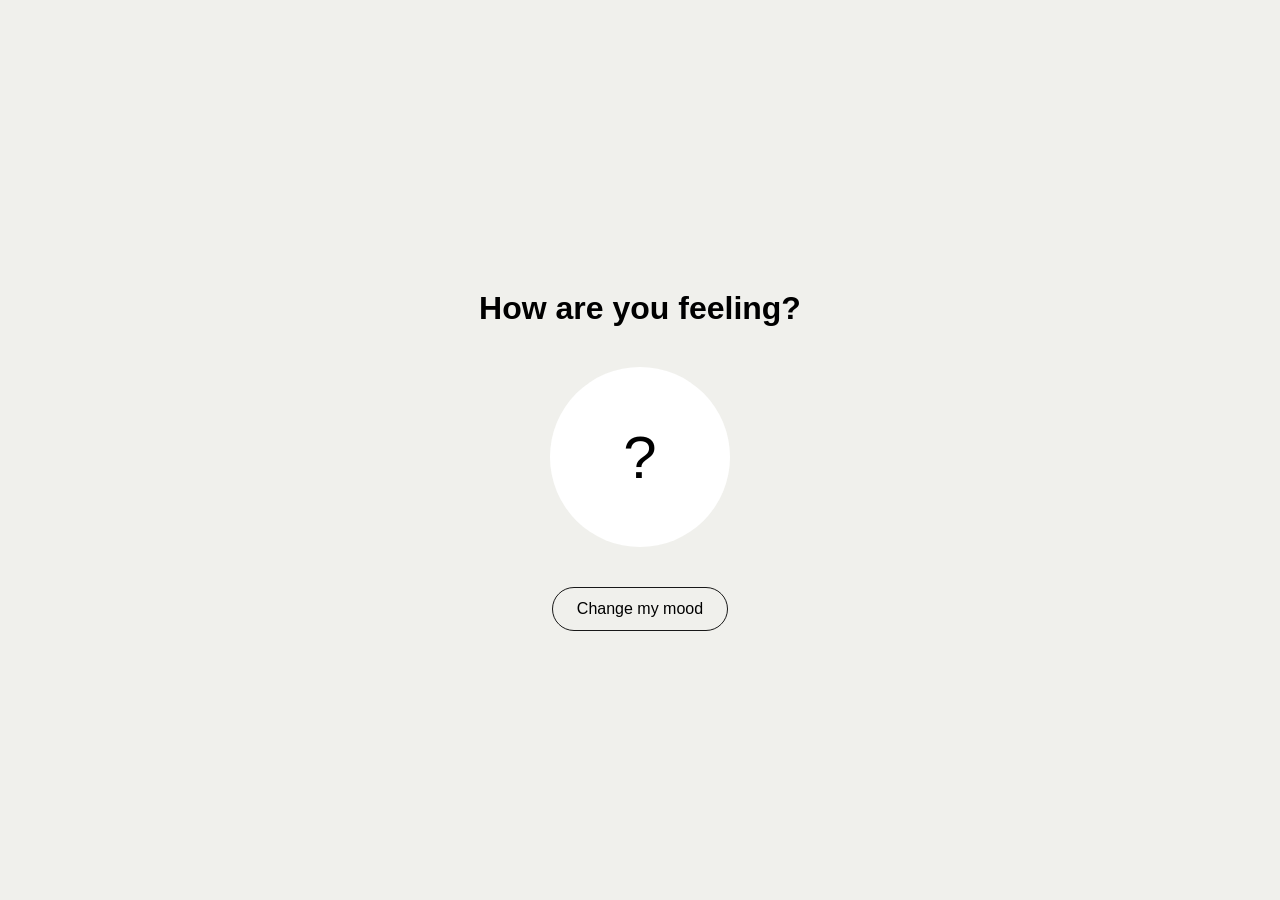
<file: Week07/index.html>
<!DOCTYPE html>
<html lang="en">

<head>
  <meta charset="UTF-8">
  <title>Change My Mood</title>
  <link rel="stylesheet" href="style.css">
</head>

<body>

  <main>
    <h1 id="mood">How are you feeling?</h1>

    <div id="moodCircle">?</div>

    <button id="changeButton">Change my mood</button>
  </main>

  <script src="script.js"></script>

</body>

</html>
</file>
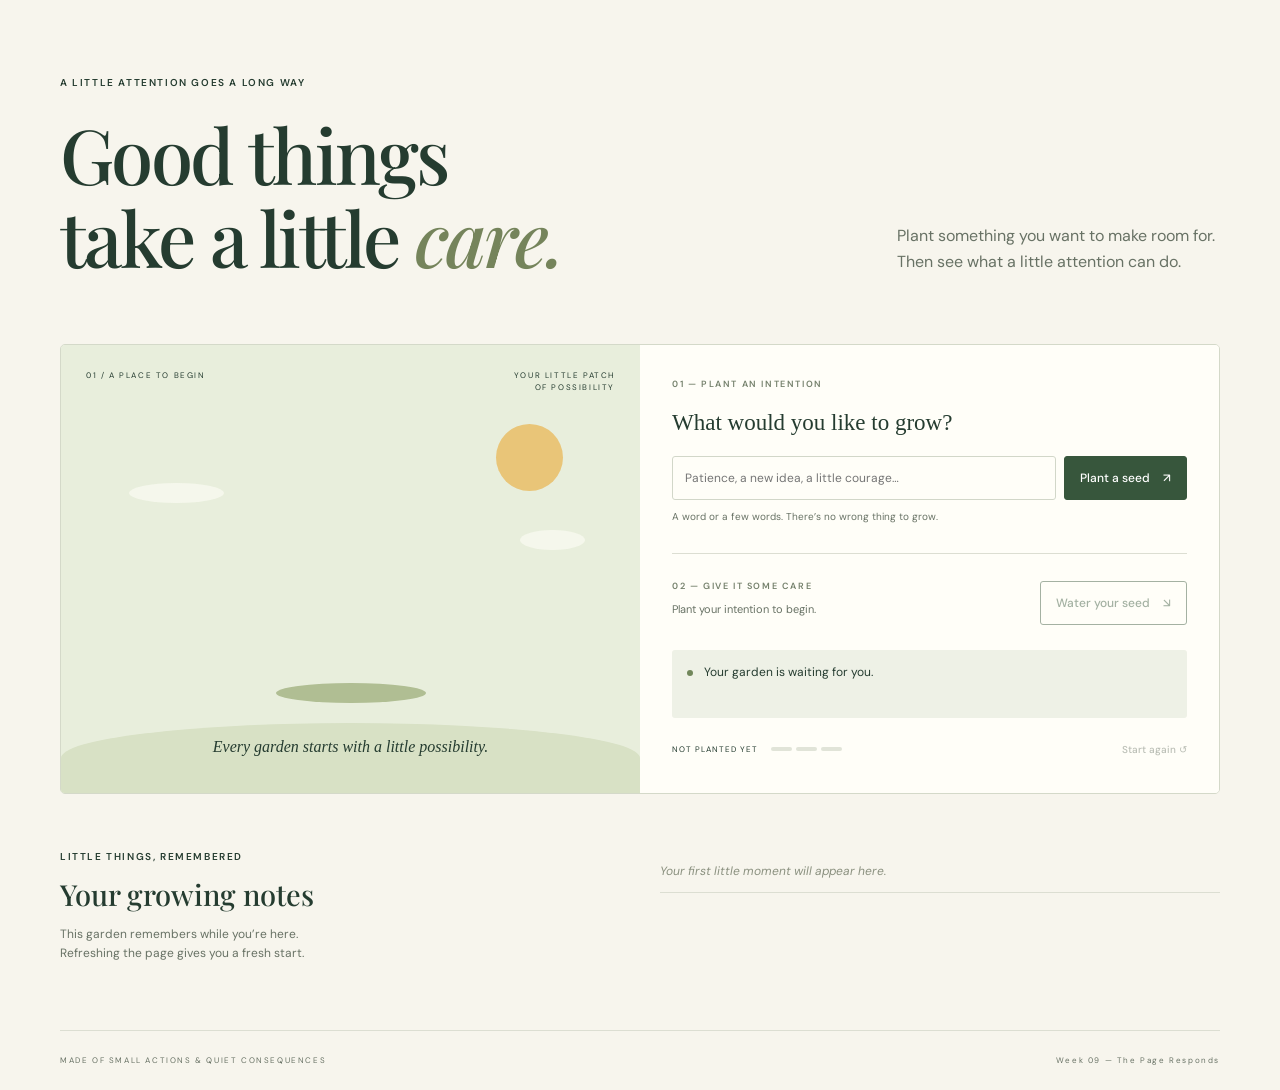
<file: Week09/index.html>
<!doctype html>
<html lang="en">
<head>
<meta charset="utf-8"><meta name="viewport" content="width=device-width, initial-scale=1">
<meta name="description" content="Plant a small intention. Give it time, water, and a little room to grow."><title>Pocket Garden</title>
<link rel="stylesheet" href="style.css"><script src="script.js" defer></script>
</head>
<body>
<main>
<section class="intro"><p class="eyebrow">A LITTLE ATTENTION GOES A LONG WAY</p><h1>Good things<br>take a little <em>care.</em></h1><p class="lede">Plant something you want to make room for.<br>Then see what a little attention can do.</p></section>
<section class="garden" aria-label="Your interactive garden">
<div class="scene" id="scene"><div class="scene-top"><span id="stage-label">01 / A PLACE TO BEGIN</span><span>YOUR LITTLE PATCH OF POSSIBILITY</span></div>
<div class="sun" aria-hidden="true"></div><div class="cloud cloud-one" aria-hidden="true"></div><div class="cloud cloud-two" aria-hidden="true"></div>
<div class="plant-art" id="plant-art" aria-hidden="true"><div class="bloom"><i></i><i></i><i></i><i></i><i></i><b></b></div><div class="stem"></div><div class="leaf left"></div><div class="leaf right"></div><div class="seed"></div><div class="soil"></div></div>
<p class="scene-caption" id="scene-caption">Every garden starts with a little possibility.</p><div class="ground" aria-hidden="true"></div>
</div>
<div class="controls"><div class="section-number">01 — PLANT AN INTENTION</div><form id="plant-form" novalidate><label for="intention">What would you like to grow?</label><div class="input-row"><input id="intention" maxlength="60" placeholder="Patience, a new idea, a little courage…" autocomplete="off" aria-describedby="input-hint"><button type="submit" id="plant-button">Plant a seed <span>↗</span></button></div><p id="input-hint" class="hint">A word or a few words. There’s no wrong thing to grow.</p></form>
<div class="care-row"><div><div class="section-number">02 — GIVE IT SOME CARE</div><p id="care-hint">Plant your intention to begin.</p></div><button id="water" class="secondary" disabled>Water your seed <span>↘</span></button></div>
<div class="response" role="status" aria-live="polite" aria-atomic="true"><span class="status-dot"></span><p id="response">Your garden is waiting for you.</p></div>
<div class="progress" aria-label="Growth progress"><span id="progress-text">NOT PLANTED YET</span><div class="tracks" aria-hidden="true"><i></i><i></i><i></i></div><button id="reset" class="text-button" disabled>Start again ↺</button></div></div>
</section>
<section class="journal"><div><p class="eyebrow">LITTLE THINGS, REMEMBERED</p><h2>Your growing notes</h2><p>This garden remembers while you’re here.<br>Refreshing the page gives you a fresh start.</p></div><ol id="notes"><li class="placeholder">Your first little moment will appear here.</li></ol></section>
</main><footer><span>MADE OF SMALL ACTIONS & QUIET CONSEQUENCES</span><span>Week 09 — The Page Responds</span></footer>
</body></html>
</file>
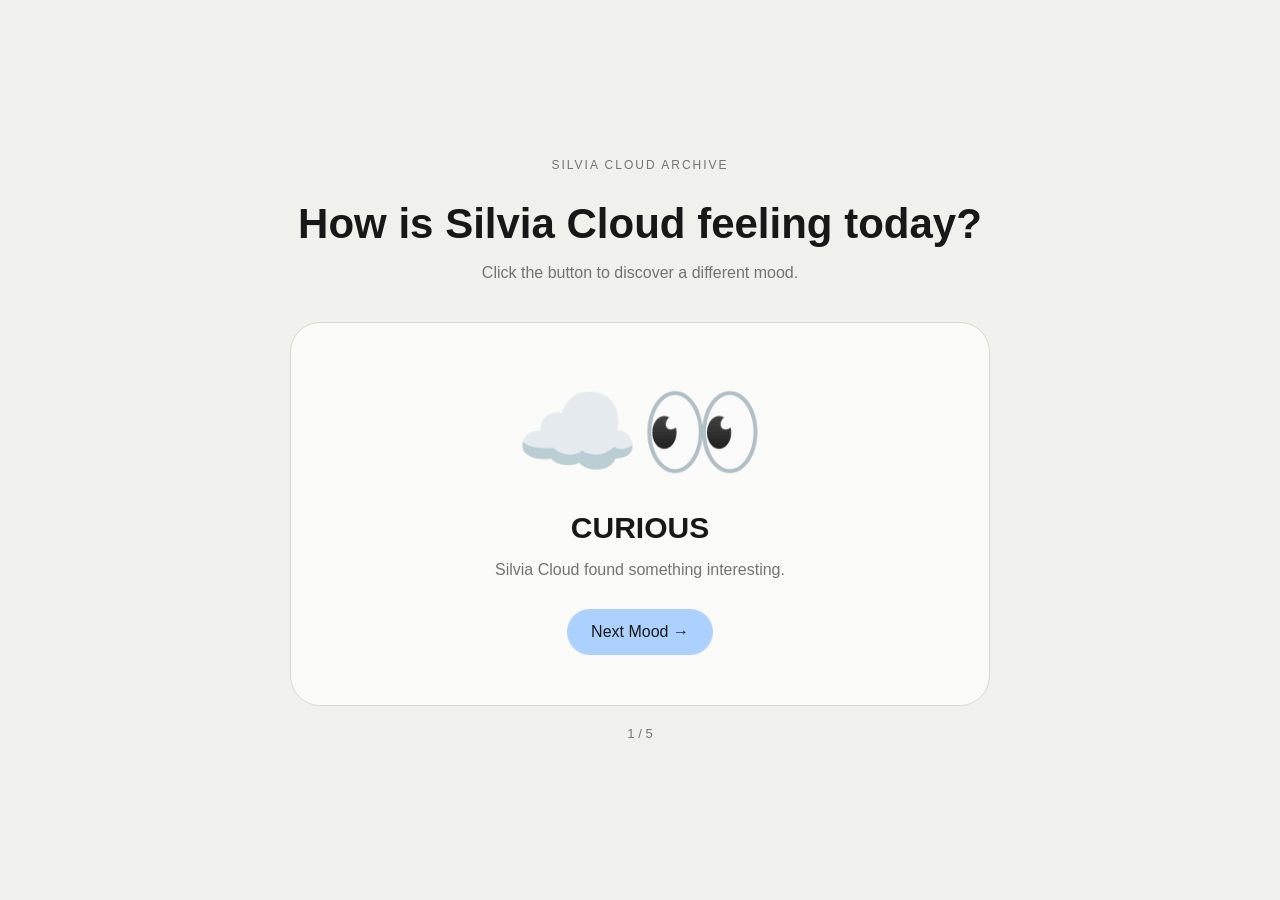
<file: Week08/week08- Cloud Mood /index.html>
<!DOCTYPE html>
<html lang="en">

<head>
  <meta charset="UTF-8">
  <meta name="viewport" content="width=device-width, initial-scale=1.0">

  <title>Silvia Cloud Mood Archive</title>

  <link rel="stylesheet" href="style.css">
  <script src="script.js" defer></script>
</head>

<body>

  <main class="container">

    <p class="label">SILVIA CLOUD ARCHIVE</p>

    <h1>How is Silvia Cloud feeling today?</h1>

    <p class="intro">
      Click the button to discover a different mood.
    </p>

    <section class="mood-card">

      <div id="mood-emoji" class="cloud">
        ☁️
      </div>

      <h2 id="mood-name"></h2>

      <p id="mood-description"></p>

      <button id="next">
        Next Mood →
      </button>

    </section>

    <p id="counter"></p>

  </main>

</body>

</html>
</file>
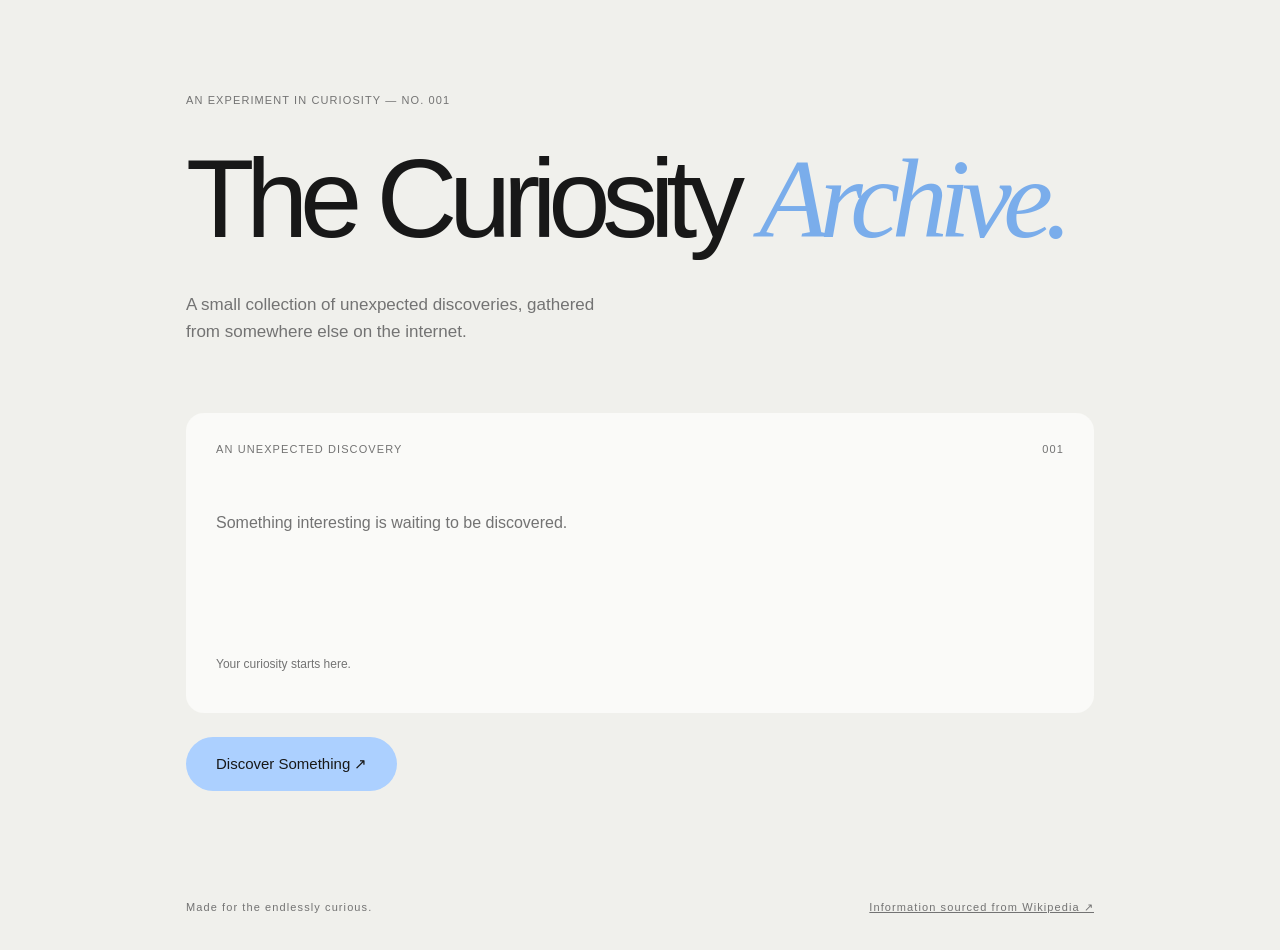
<file: Week10/week10code/index.html>
<!DOCTYPE html>
<html lang="en">
<head>
  <meta charset="UTF-8">
  <meta name="viewport" content="width=device-width, initial-scale=1">
  <title>The Curiosity Archive</title>
  <link rel="stylesheet" href="style.css">
  <script src="script.js" defer></script>
</head>
<body>
  <main class="archive">
    <header>
      <span class="eyebrow">AN EXPERIMENT IN CURIOSITY — NO. 001</span>
      <h1>The Curiosity <em>Archive.</em></h1>
      <p class="intro">
        A small collection of unexpected discoveries,
        gathered from somewhere else on the internet.
      </p>
    </header>

    <section class="discovery" aria-live="polite">
      <div class="card-top">
        <span>AN UNEXPECTED DISCOVERY</span>
        <span id="count">001</span>
      </div>

      <div id="result">
        <p class="placeholder">
          Something interesting is waiting to be discovered.
        </p>
      </div>

      <p id="status" role="status">
        Your curiosity starts here.
      </p>
    </section>

    <button id="discover">Discover Something ↗</button>

    <footer>
      <span>Made for the endlessly curious.</span>
      <a href="https://www.wikipedia.org/"
         target="_blank" rel="noopener noreferrer">
        Information sourced from Wikipedia ↗
      </a>
    </footer>
  </main>
</body>
</html>
</file>
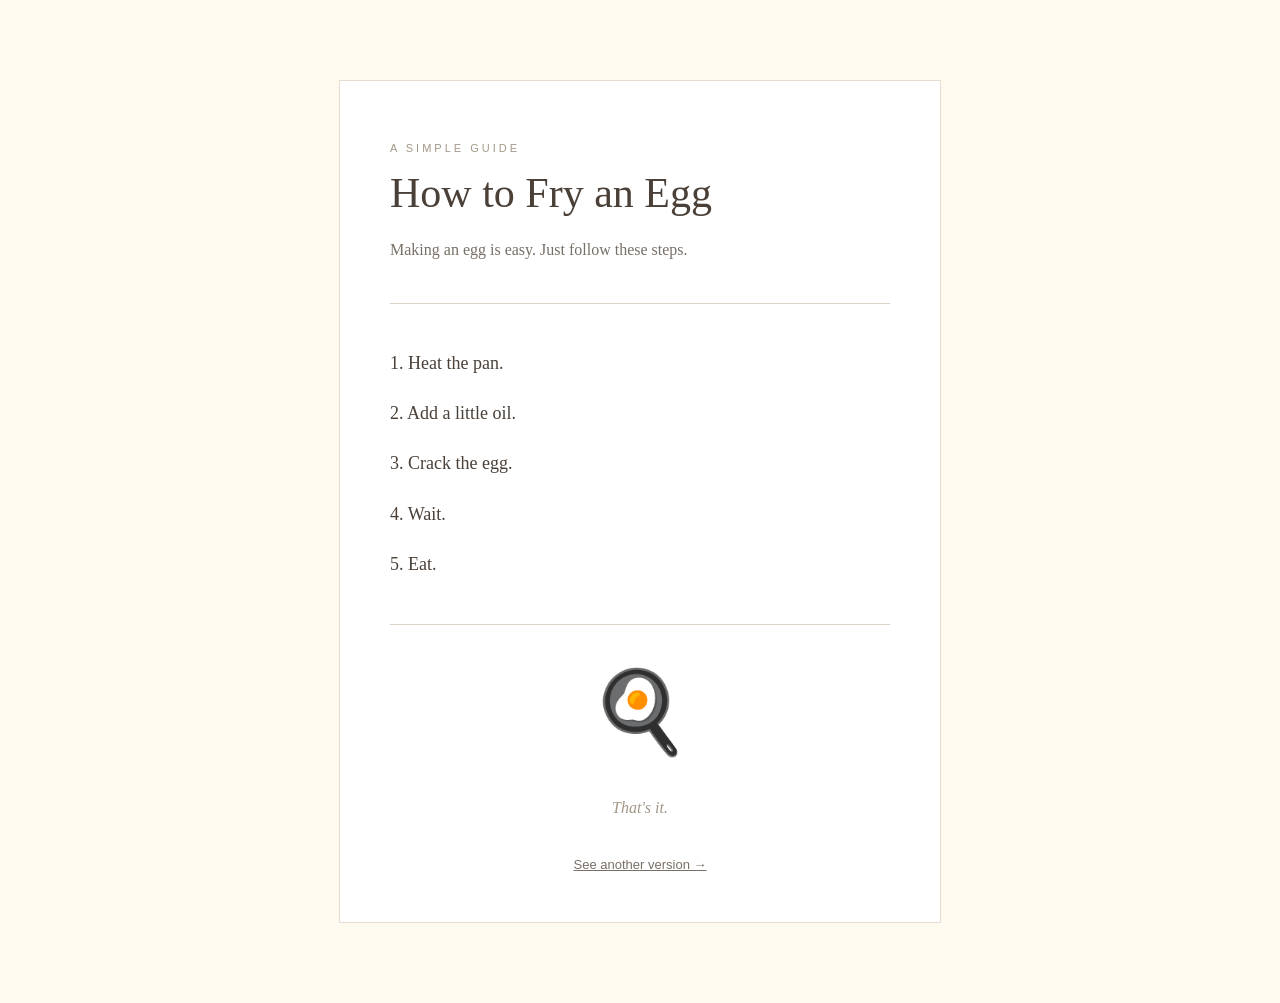
<file: week03hw-2-version-html/calm.html>
<!DOCTYPE html>
<html>

<head>
  <title>Calm Egg</title>
  <link rel="stylesheet" href="calm.css">
</head>

<body>

  <main class="recipe">

    <p class="label">A SIMPLE GUIDE</p>

    <h1>How to Fry an Egg</h1>

    <p class="intro">
      Making an egg is easy. Just follow these steps.
    </p>

    <div class="steps">
      <p>1. Heat the pan.</p>
      <p>2. Add a little oil.</p>
      <p>3. Crack the egg.</p>
      <p>4. Wait.</p>
      <p>5. Eat.</p>
    </div>

    <p class="egg">🍳</p>

    <p class="end">That's it.</p>

    <a class="switch" href="panic.html">See another version →</a>

  </main>

</body>

</html>
</file>
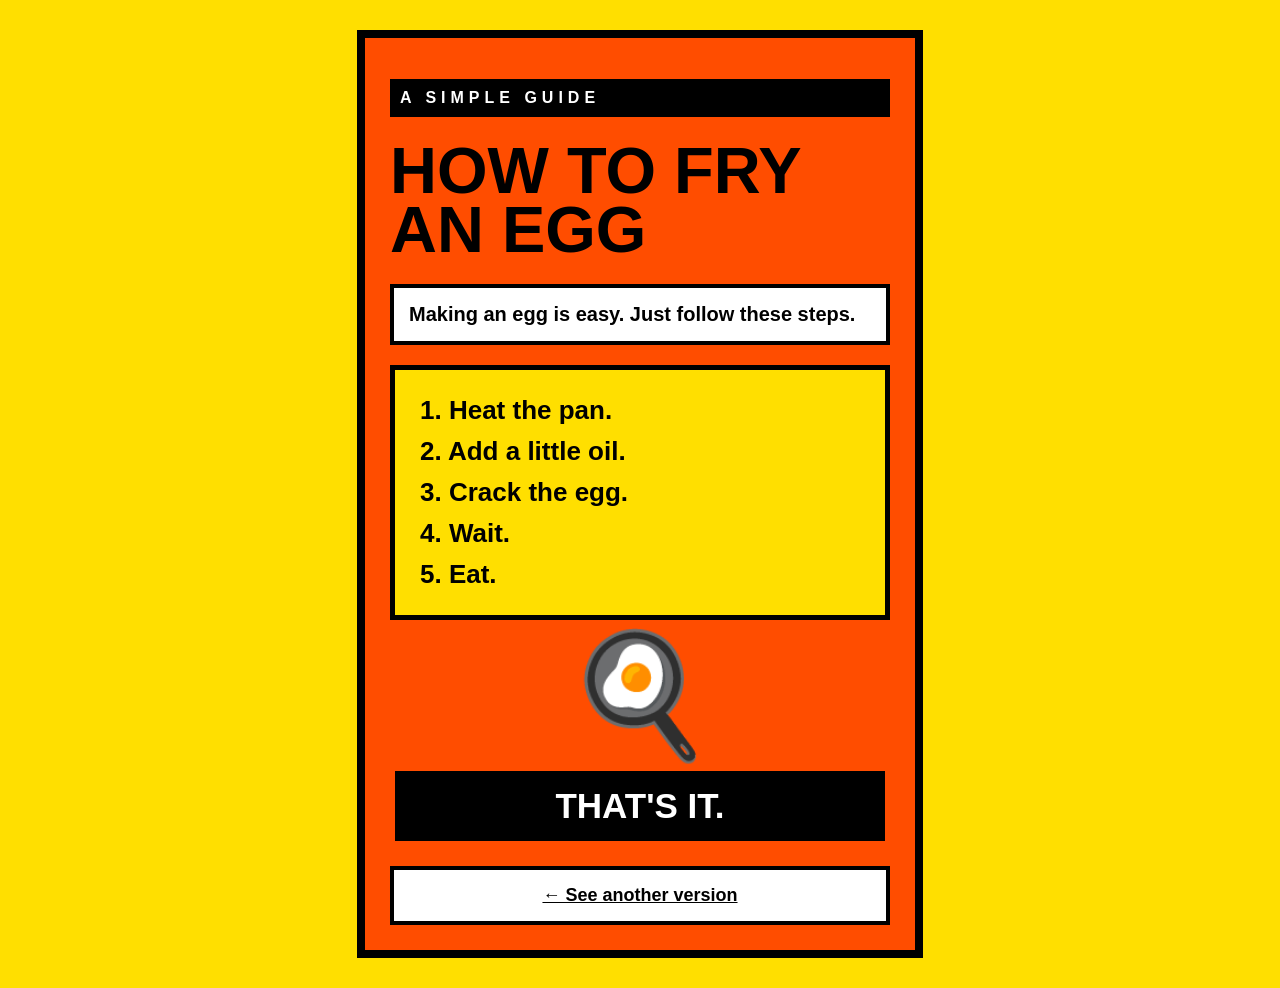
<file: week03hw-2-version-html/panic.html>
<!DOCTYPE html>
<html>

<head>
  <title>Panic Egg</title>
  <link rel="stylesheet" href="panic.css">
</head>

<body>

  <main class="recipe">

    <p class="label">A SIMPLE GUIDE</p>

    <h1>How to Fry an Egg</h1>

    <p class="intro">
      Making an egg is easy. Just follow these steps.
    </p>

    <div class="steps">
      <p>1. Heat the pan.</p>
      <p>2. Add a little oil.</p>
      <p>3. Crack the egg.</p>
      <p>4. Wait.</p>
      <p>5. Eat.</p>
    </div>

    <p class="egg">🍳</p>

    <p class="end">That's it.</p>

    <a class="switch" href="calm.html">← See another version</a>

  </main>

</body>

</html>
</file>
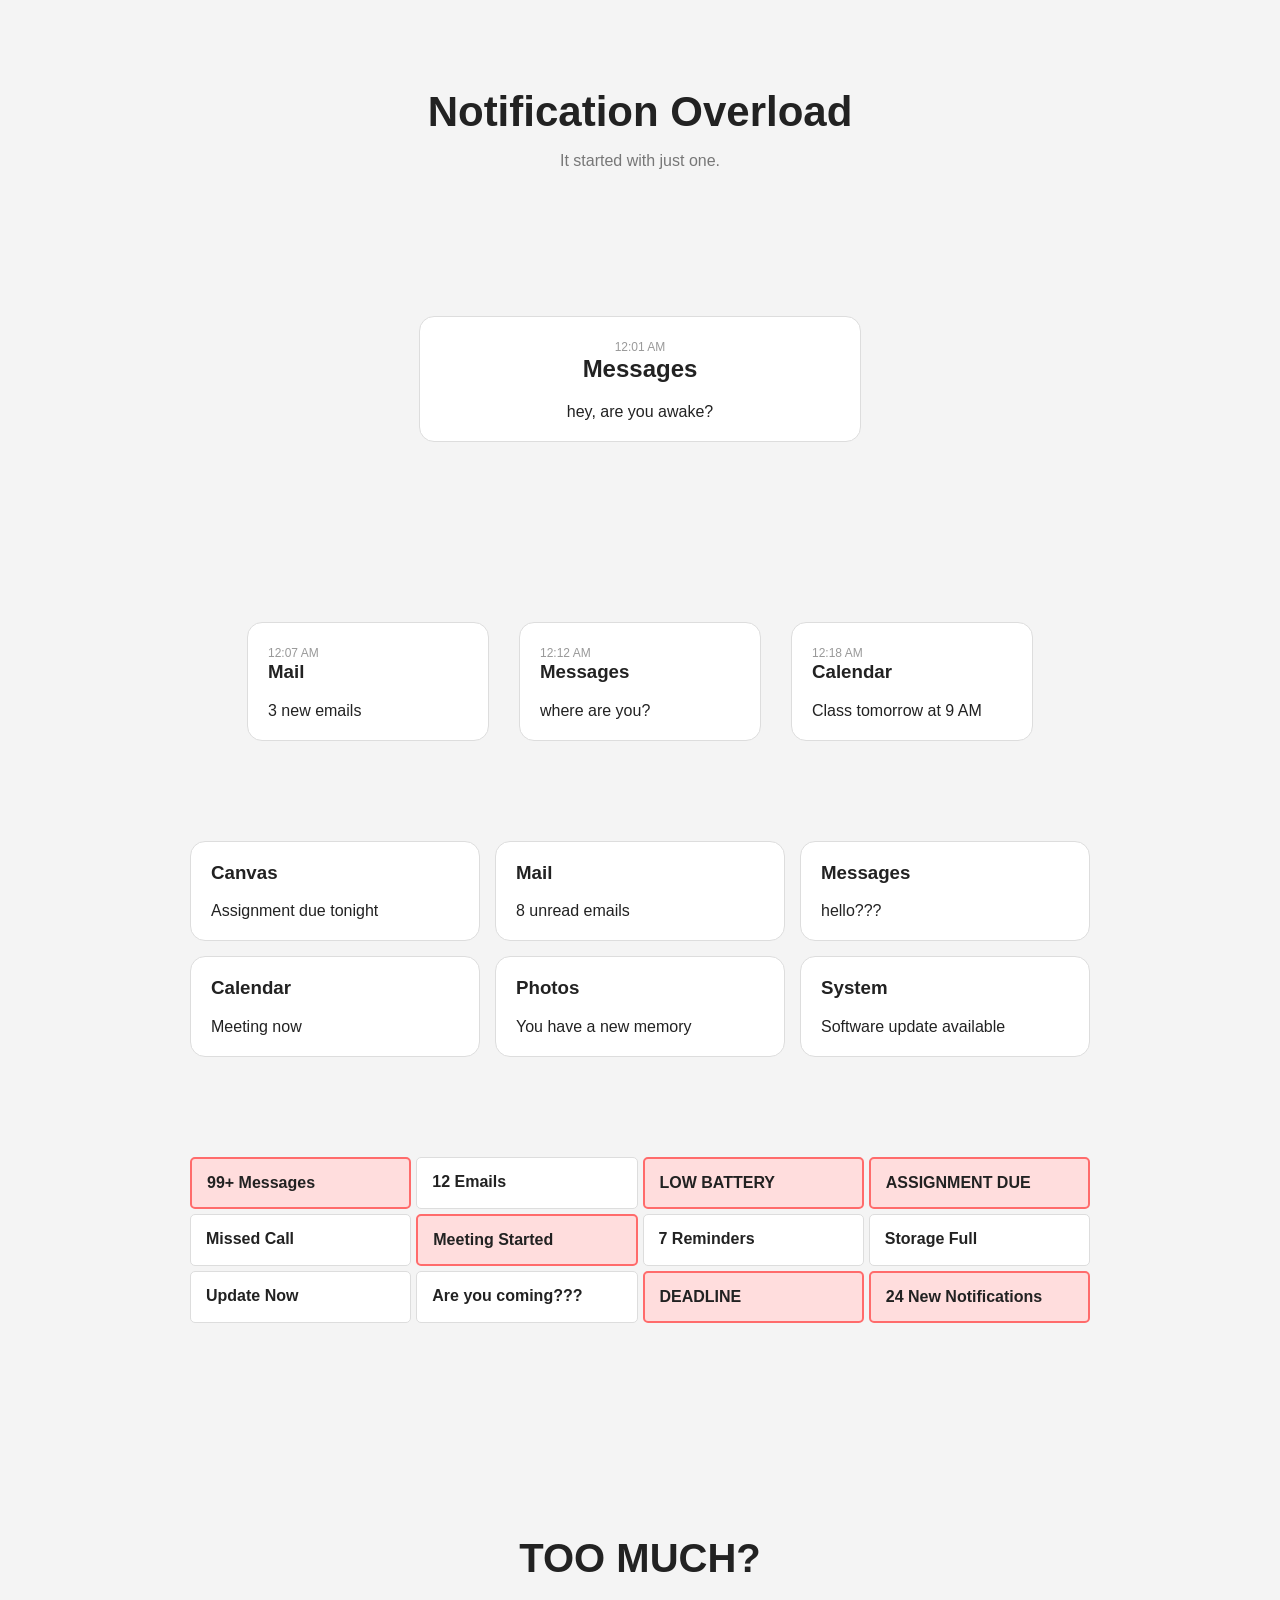
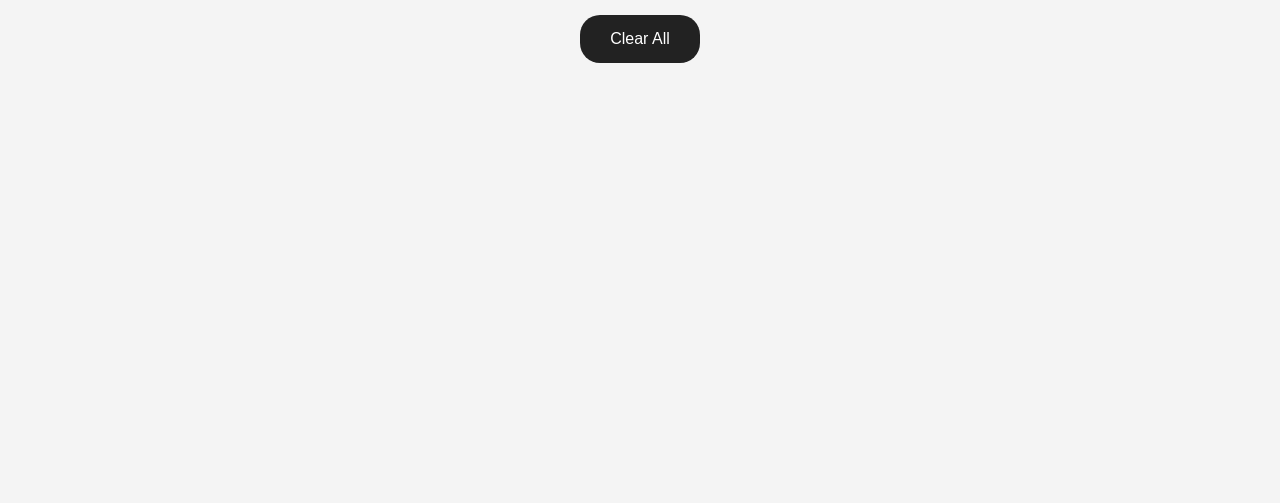
<file: Week04/  index.html>
<!DOCTYPE html>
<html lang="en">

<head>
    <meta charset="UTF-8">
    <meta name="viewport" content="width=device-width, initial-scale=1.0">

    <title>Notification Overload</title>

    <link rel="stylesheet" href="style.css">
</head>


<body>

    <header>
        <h1>Notification Overload</h1>
        <p>It started with just one.</p>
    </header>


    <main>

        <!-- 1. CALM -->

        <section class="calm">

            <article class="notification big">

                <span class="time">12:01 AM</span>

                <h2>Messages</h2>

                <p>hey, are you awake?</p>

            </article>

        </section>



        <!-- 2. STARTING -->

        <section class="starting">

            <article class="notification">

                <span class="time">12:07 AM</span>

                <h3>Mail</h3>

                <p>3 new emails</p>

            </article>


            <article class="notification">

                <span class="time">12:12 AM</span>

                <h3>Messages</h3>

                <p>where are you?</p>

            </article>


            <article class="notification">

                <span class="time">12:18 AM</span>

                <h3>Calendar</h3>

                <p>Class tomorrow at 9 AM</p>

            </article>

        </section>



        <!-- 3. BUSY -->

        <section class="busy">

            <article class="notification">

                <h3>Canvas</h3>

                <p>Assignment due tonight</p>

            </article>


            <article class="notification">

                <h3>Mail</h3>

                <p>8 unread emails</p>

            </article>


            <article class="notification">

                <h3>Messages</h3>

                <p>hello???</p>

            </article>


            <article class="notification">

                <h3>Calendar</h3>

                <p>Meeting now</p>

            </article>


            <article class="notification">

                <h3>Photos</h3>

                <p>You have a new memory</p>

            </article>


            <article class="notification">

                <h3>System</h3>

                <p>Software update available</p>

            </article>

        </section>



        <!-- 4. OVERLOAD -->

        <section class="overload">

            <article class="notification urgent">
                99+ Messages
            </article>

            <article class="notification">
                12 Emails
            </article>

            <article class="notification urgent">
                LOW BATTERY
            </article>

            <article class="notification urgent">
                ASSIGNMENT DUE
            </article>

            <article class="notification">
                Missed Call
            </article>

            <article class="notification urgent">
                Meeting Started
            </article>

            <article class="notification">
                7 Reminders
            </article>

            <article class="notification">
                Storage Full
            </article>

            <article class="notification">
                Update Now
            </article>

            <article class="notification">
                Are you coming???
            </article>

            <article class="notification urgent">
                DEADLINE
            </article>

            <article class="notification urgent">
                24 New Notifications
            </article>

        </section>



        <!-- END -->

        <section class="end">

            <div id="controls">

                <h2>TOO MUCH?</h2>

                <button id="clearButton">
                    Clear All
                </button>

            </div>


            <p id="message"></p>

        </section>

    </main>



    <!-- JAVASCRIPT -->

    <script>

        const notifications =
            document.querySelectorAll(".notification");

        const clearButton =
            document.querySelector("#clearButton");

        const message =
            document.querySelector("#message");

        const controls =
            document.querySelector("#controls");


        // show the final quiet screen

        function showQuiet() {

            controls.style.display = "none";

            message.textContent = "Finally, Quiet.";

            message.classList.add("quiet");

        }


        // check if every notification is gone

        function checkNotifications() {

            const remaining =
                document.querySelectorAll(".notification");

            if (remaining.length === 0) {

                showQuiet();

            }

        }


        // click individual notification

        notifications.forEach(function(notification) {

            notification.addEventListener("click", function() {

                notification.remove();

                checkNotifications();

            });

        });


        // clear everything

        clearButton.addEventListener("click", function() {

            const remaining =
                document.querySelectorAll(".notification");

            remaining.forEach(function(notification) {

                notification.remove();

            });

            showQuiet();

        });

    </script>

</body>

</html>
</file>
<file: Week07/style.css>
body {
  margin: 0;
  height: 100vh;
  display: flex;
  justify-content: center;
  align-items: center;

  font-family: Arial, sans-serif;
  background-color: #f0f0ec;

  transition: background-color 0.5s;
}

main {
  text-align: center;
}

h1 {
  font-size: 32px;
  margin-bottom: 40px;
}

#moodCircle {
  width: 180px;
  height: 180px;

  margin: 0 auto 40px;

  background-color: white;
  border-radius: 50%;

  display: flex;
  justify-content: center;
  align-items: center;

  font-size: 60px;

  transition: all 0.5s;
}

button {
  padding: 12px 24px;
  border: 1px solid #181818;
  border-radius: 30px;

  background-color: transparent;
  font-size: 16px;

  cursor: pointer;
}

button:hover {
  background-color: #181818;
  color: white;
}
</file>
<file: Week09/style.css>
@import url('https://fonts.googleapis.com/css2?family=DM+Sans:wght@400;500;600;700&family=Playfair+Display:ital,wght@0,500;0,600;1,500&display=swap');
:root{--ink:#253c30;--muted:#687265;--paper:#f7f5ed;--line:#dcded2;--green:#37563c}*{box-sizing:border-box}body{margin:0;background:var(--paper);color:var(--ink);font:15px/1.6 'DM Sans',sans-serif}header,main,footer{max-width:1160px;margin:auto}header{display:flex;align-items:center;justify-content:space-between;padding:27px 0;border-bottom:1px solid var(--line)}a{color:inherit}.wordmark{font-size:23px;font-weight:700;text-decoration:none;letter-spacing:-1px}header span,footer,.eyebrow,.section-number,.scene-top,.progress{font-size:10px;letter-spacing:1.6px}header>a:last-child{font-size:13px;text-underline-offset:5px}.intro{padding:65px 0 43px;position:relative}.eyebrow{font-weight:600}h1{font:500 clamp(48px,6vw,76px)/1.09 'Playfair Display',Georgia,serif;letter-spacing:-2.6px;margin:22px 0}h1 em{color:#75845b}.lede{position:absolute;right:5px;bottom:53px;color:var(--muted);font-size:16px}.garden{border:1px solid #d4d9c9;border-radius:5px;overflow:hidden;display:grid;grid-template-columns:1fr 1fr}.scene{background:#e8eedc;min-height:430px;position:relative;overflow:hidden}.scene-top{position:absolute;top:24px;left:25px;right:25px;display:flex;justify-content:space-between;font-size:8px;z-index:2}.scene-top span:last-child{max-width:110px;text-align:right}.sun{position:absolute;top:79px;right:77px;width:67px;height:67px;border-radius:50%;background:#e9c578;transition:transform 1s}.cloud{position:absolute;width:95px;height:20px;border-radius:50%;background:#f9faf1;opacity:.8}.cloud-one{top:138px;left:68px}.cloud-two{width:65px;top:185px;right:55px}.ground{position:absolute;bottom:0;background:#d8e1c5;height:70px;width:100%;border-radius:50% 50% 0 0}.plant-art{position:absolute;width:160px;height:230px;bottom:90px;left:50%;transform:translateX(-50%);z-index:1}.soil{position:absolute;width:150px;height:20px;bottom:0;left:5px;border-radius:50%;background:#b0be93}.seed{position:absolute;width:17px;height:24px;background:#96724f;bottom:8px;left:72px;border-radius:80% 20% 70% 30%;transform:rotate(35deg);opacity:0;transition:opacity .5s}.stem{position:absolute;width:6px;left:77px;bottom:10px;height:0;background:#507448;border-radius:4px;transition:height .8s}.leaf{position:absolute;bottom:45px;width:55px;height:28px;background:#6e8f51;opacity:0;transition:opacity .7s,transform .7s}.left{right:80px;border-radius:0 100% 0 100%;transform:rotate(25deg) scale(.2);transform-origin:right bottom}.right{left:80px;border-radius:100% 0 100% 0;transform:rotate(-25deg) scale(.2);transform-origin:left bottom}.bloom{position:absolute;width:80px;height:80px;left:40px;bottom:140px;transform:scale(0);transition:transform .8s}.bloom i{position:absolute;background:#e7a77e;width:36px;height:49px;border-radius:50%;left:22px;top:0;transform-origin:18px 40px}.bloom i:nth-child(2){transform:rotate(72deg)}.bloom i:nth-child(3){transform:rotate(144deg)}.bloom i:nth-child(4){transform:rotate(216deg)}.bloom i:nth-child(5){transform:rotate(288deg)}.bloom b{position:absolute;width:28px;height:28px;border-radius:50%;background:#bf823d;left:26px;top:26px}.scene.planted .seed{opacity:1}.scene.sprout .stem{height:85px}.scene.sprout .seed{opacity:0}.scene.sprout .leaf{opacity:1}.scene.sprout .left{transform:rotate(25deg) scale(.75)}.scene.sprout .right{transform:rotate(-25deg) scale(.75)}.scene.growing .stem,.scene.blooming .stem{height:180px}.scene.growing .leaf,.scene.blooming .leaf{bottom:75px}.scene.growing .left,.scene.blooming .left{transform:rotate(15deg) scale(1)}.scene.growing .right,.scene.blooming .right{transform:rotate(-15deg) scale(1)}.scene.blooming .bloom{transform:scale(1)}.scene.blooming .sun{transform:scale(1.15)}.scene-caption{position:absolute;bottom:21px;left:25px;right:25px;text-align:center;font:italic 16px Georgia,serif;z-index:2}.controls{padding:32px;background:#fffef8}.section-number{color:#75816c;font-size:9px;font-weight:600}label{display:block;font-family:Georgia,serif;font-size:23px;margin:14px 0}.input-row{display:flex;gap:8px}input{min-width:0;flex:1;padding:13px 12px;border:1px solid #d2d7c9;border-radius:3px;background:transparent;color:var(--ink);font:12px 'DM Sans',sans-serif}button{font:500 12px 'DM Sans',sans-serif;border:1px solid var(--green);background:var(--green);color:white;padding:13px 15px;border-radius:3px;cursor:pointer;white-space:nowrap}button span{margin-left:10px}button:hover:enabled{filter:brightness(1.15)}button:disabled{opacity:.45;cursor:default}button:focus-visible,a:focus-visible,input:focus-visible{outline:3px solid #c58d51;outline-offset:4px}.hint{font-size:10px;color:var(--muted);margin-top:9px}.care-row{display:flex;align-items:center;justify-content:space-between;margin-top:28px;padding-top:25px;border-top:1px solid var(--line);gap:15px}.care-row p{font-size:11px;color:var(--muted);margin:8px 0}.secondary{background:transparent;color:var(--green)}.response{display:flex;gap:11px;align-items:flex-start;background:#eef1e6;padding:13px 15px;min-height:68px;margin-top:23px;border-radius:3px}.response p{margin:0;font-size:12px}.status-dot{width:6px;height:6px;border-radius:50%;background:#71875b;flex-shrink:0;margin-top:7px}.progress{display:flex;align-items:center;gap:13px;margin-top:20px;font-size:8px;letter-spacing:1px}.tracks{display:flex;gap:4px}.tracks i{height:4px;width:21px;background:#e1e4d8;border-radius:4px}.tracks i.active{background:#71875b}.text-button{margin-left:auto;border:0;padding:5px 0;background:transparent;color:var(--muted);font-size:10px}.journal{display:grid;grid-template-columns:1fr 1fr;gap:40px;padding:45px 0 55px}.journal h2{font:500 29px 'Playfair Display',Georgia,serif;margin:10px 0}.journal p:not(.eyebrow){color:var(--muted);font-size:12px}.journal ol{margin:12px 0;padding:0;list-style:none}.journal li{border-bottom:1px solid var(--line);padding:11px 0;font-size:12px}.journal .placeholder{color:#8a907f;font-style:italic}footer{border-top:1px solid var(--line);padding:23px 0;display:flex;justify-content:space-between;font-size:8px;color:var(--muted)}.notes-page{max-width:760px;padding:50px 20px}.notes-page h1{font-size:50px}.notes-page h2{font-family:Georgia,serif;font-weight:400;margin-top:35px}.notes-page p,.notes-page li{color:var(--muted)}@media(max-width:1200px){header,main,footer{margin-left:30px;margin-right:30px}}@media(max-width:800px){header span{display:none}.intro{padding-top:40px}.lede{position:static}.garden{grid-template-columns:1fr}.scene{min-height:350px}.journal{grid-template-columns:1fr;gap:10px}footer{gap:20px}h1{letter-spacing:-1.5px}.controls{padding:25px}.input-row{flex-wrap:wrap}input{flex-basis:100%}.input-row button{width:100%}}@media(prefers-reduced-motion:reduce){*,*::before,*::after{transition:none!important}}
</file>
<file: Week08/week08- Cloud Mood /style.css>
* {
  box-sizing: border-box;
}

body {
  margin: 0;
  min-height: 100vh;

  display: flex;
  justify-content: center;
  align-items: center;

  font-family: Arial, sans-serif;

  background: #f0f0ec;
  color: #181818;
}

.container {
  width: 90%;
  max-width: 700px;

  text-align: center;
}

.label {
  font-size: 12px;
  letter-spacing: 2px;
  color: #737373;
}

h1 {
  font-size: 42px;
  margin-bottom: 10px;
}

.intro {
  color: #737373;
  margin-bottom: 40px;
}

.mood-card {
  background: #fafaf8;

  border: 1px solid #d8d8d3;
  border-radius: 30px;

  padding: 50px 30px;

  transition: transform 0.3s ease;
}

.mood-card:hover {
  transform: translateY(-5px);
}

.cloud {
  font-size: 100px;
  margin-bottom: 20px;
}

#mood-name {
  font-size: 30px;
  margin: 10px 0;

  text-transform: uppercase;
}

#mood-description {
  color: #737373;
  margin-bottom: 30px;
}

button {
  border: none;

  background: #acd0ff;
  color: #181818;

  padding: 14px 24px;

  border-radius: 30px;

  font-size: 16px;

  cursor: pointer;

  transition: transform 0.2s ease;
}

button:hover {
  transform: scale(1.05);
}

#counter {
  margin-top: 20px;

  font-size: 13px;

  color: #737373;
}

@media (max-width: 600px) {

  h1 {
    font-size: 32px;
  }

  .mood-card {
    padding: 40px 20px;
  }

  .cloud {
    font-size: 80px;
  }

}
</file>
<file: Week10/week10code/style.css>
:root {
  --background: #F0F0EC;
  --card: #FAFAF8;
  --text: #181818;
  --secondary: #737373;
  --blue: #ACD0FF;
}

* {
  box-sizing: border-box;
}

body {
  margin: 0;
  background: var(--background);
  color: var(--text);
  font-family: Arial, Helvetica, sans-serif;
}

.archive {
  max-width: 980px;
  margin: 0 auto;
  padding: 90px 36px 36px;
}

.eyebrow, .card-top, footer {
  font-size: 11px;
  letter-spacing: 0.1em;
}

.eyebrow {
  color: var(--secondary);
}

h1 {
  font-size: clamp(54px, 9vw, 112px);
  font-weight: 500;
  letter-spacing: -0.075em;
  line-height: 0.98;
  margin: 36px 0;
}

h1 em {
  color: #7AADEB;
  font-family: Georgia, serif;
  font-weight: 400;
}

.intro {
  color: var(--secondary);
  max-width: 440px;
  font-size: 17px;
  line-height: 1.6;
}

.discovery {
  background: var(--card);
  border-radius: 18px;
  margin-top: 68px;
  padding: 30px;
  min-height: 300px;
  display: flex;
  flex-direction: column;
}

.card-top {
  display: flex;
  justify-content: space-between;
  color: var(--secondary);
}

#result {
  flex: 1;
  padding: 38px 0 24px;
}

#result h2 {
  font-size: clamp(30px, 5vw, 54px);
  letter-spacing: -0.05em;
  font-weight: 500;
  margin: 0 0 24px;
}

#result p {
  line-height: 1.7;
  max-width: 650px;
}

.placeholder, #status {
  color: var(--secondary);
}

#status {
  font-size: 12px;
}

.article-link {
  display: inline-block;
  margin-top: 20px;
  color: var(--text);
  text-underline-offset: 5px;
}

button {
  background: var(--blue);
  color: var(--text);
  border: 0;
  border-radius: 50px;
  padding: 18px 30px;
  font-size: 15px;
  margin-top: 24px;
  cursor: pointer;
  transition: transform 0.2s, background 0.2s;
}

button:hover {
  transform: translateY(-3px);
  background: #91BEF8;
}

button:disabled {
  cursor: wait;
  opacity: 0.6;
  transform: none;
}

footer {
  display: flex;
  justify-content: space-between;
  flex-wrap: wrap;
  gap: 14px;
  margin-top: 110px;
  color: var(--secondary);
}

footer a {
  color: inherit;
}

@media (max-width: 600px) {
  .archive {
    padding: 54px 20px 24px;
  }

  .discovery {
    margin-top: 48px;
    padding: 22px;
  }

  button {
    width: 100%;
  }

  footer {
    margin-top: 70px;
  }
}

@media (prefers-reduced-motion: reduce) {
  button {
    transition: none;
  }
}
</file>
<file: week03hw-2-version-html/calm.css>
body {
  background-color: #fffaf0;
  color: #4a4038;
  font-family: Georgia, serif;
}

.recipe {
  width: 500px;
  margin: 80px auto;
  padding: 50px;
  background-color: white;
  border: 1px solid #e6ddd0;
}

.label {
  font-family: Arial, sans-serif;
  font-size: 11px;
  letter-spacing: 3px;
  color: #a39788;
}

h1 {
  font-size: 42px;
  font-weight: normal;
  margin-top: 15px;
  margin-bottom: 20px;
}

.intro {
  color: #786f66;
  line-height: 1.6;
  margin-bottom: 40px;
}

.steps {
  border-top: 1px solid #ddd4c8;
  border-bottom: 1px solid #ddd4c8;
  padding: 25px 0;
}

.steps p {
  font-size: 18px;
  line-height: 1.8;
}

.egg {
  font-size: 80px;
  text-align: center;
  margin: 40px;
}

.end {
  text-align: center;
  font-style: italic;
  color: #a39788;
}
.switch {
  display: block;
  margin-top: 40px;
  text-align: center;
  color: #786f66;
  font-family: Arial, sans-serif;
  font-size: 13px;
}
</file>
<file: week03hw-2-version-html/panic.css>
body {
  background-color: #ffdf00;
  color: black;
  font-family: Arial, sans-serif;
}

.recipe {
  width: 500px;
  margin: 30px auto;
  padding: 25px;
  background-color: #ff4d00;
  border: 8px solid black;
}

.label {
  background-color: black;
  color: white;
  font-size: 16px;
  font-weight: bold;
  letter-spacing: 5px;
  padding: 10px;
}

h1 {
  font-size: 65px;
  font-weight: bold;
  line-height: 0.9;
  text-transform: uppercase;
  margin: 25px 0;
}

.intro {
  background-color: white;
  border: 4px solid black;
  padding: 15px;
  font-size: 20px;
  font-weight: bold;
}

.steps {
  margin-top: 20px;
  border: 5px solid black;
  background-color: #ffdf00;
  padding: 15px;
}

.steps p {
  font-size: 26px;
  font-weight: bold;
  margin: 10px;
}

.egg {
  font-size: 120px;
  text-align: center;
  margin: 5px;
}

.end {
  background-color: black;
  color: white;
  font-size: 35px;
  font-weight: bold;
  text-align: center;
  padding: 15px;
  margin: 5px;
  text-transform: uppercase;
}
.switch {
  display: block;
  margin-top: 25px;
  padding: 15px;
  background-color: white;
  color: black;
  border: 4px solid black;
  text-align: center;
  font-size: 18px;
  font-weight: bold;
}
</file>
<file: Week04/style.css>
/* --------------------
   PAGE
-------------------- */

body {
    margin: 0;

    font-family: Arial, sans-serif;

    background-color: #f4f4f4;
    color: #222222;
}


header {
    text-align: center;

    padding: 60px 20px 30px;
}


header h1 {
    font-size: 42px;

    margin-bottom: 10px;
}


header p {
    color: #777777;
}


main {
    max-width: 900px;

    margin: auto;

    padding: 20px;
}


section {
    margin-bottom: 100px;
}



/* --------------------
   NOTIFICATION
-------------------- */

.notification {
    background-color: white;

    border: 1px solid #dddddd;

    border-radius: 15px;

    padding: 20px;

    cursor: pointer;

    transition: 0.2s;
}


.notification:hover {
    transform: scale(1.06);

    background-color: #eeeeee;
}


.notification h2,
.notification h3 {
    margin-top: 0;
}


.notification p {
    margin-bottom: 0;
}


.time {
    font-size: 12px;

    color: #999999;
}



/* --------------------
   1 — CALM
-------------------- */

.calm {
    display: flex;

    justify-content: center;

    padding: 80px 0;
}


.big {
    width: 400px;

    text-align: center;
}



/* --------------------
   2 — STARTING
-------------------- */

.starting {
    display: flex;

    justify-content: center;

    gap: 30px;
}


.starting .notification {
    width: 200px;
}



/* --------------------
   3 — BUSY
-------------------- */

.busy {
    display: grid;

    grid-template-columns: repeat(3, 1fr);

    gap: 15px;
}


.busy .notification:hover {
    transform: scale(1.08) rotate(2deg);
}



/* --------------------
   4 — OVERLOAD
-------------------- */

.overload {
    display: grid;

    grid-template-columns: repeat(4, 1fr);

    gap: 5px;
}


.overload .notification {
    padding: 15px;

    border-radius: 5px;

    font-weight: bold;

    animation: vibrate 0.25s infinite;
}



/* different vibration speeds */

.overload .notification:nth-child(2n) {
    animation-duration: 0.18s;
}


.overload .notification:nth-child(3n) {
    animation-duration: 0.32s;
}


.overload .notification:nth-child(5n) {
    animation-duration: 0.14s;
}



/* --------------------
   VIBRATION
-------------------- */

@keyframes vibrate {

    0% {
        transform: translate(0, 0);
    }

    25% {
        transform: translate(2px, -2px);
    }

    50% {
        transform: translate(-2px, 2px);
    }

    75% {
        transform: translate(2px, 2px);
    }

    100% {
        transform: translate(0, 0);
    }

}



/* --------------------
   URGENT NOTIFICATIONS
-------------------- */

.urgent {
    background-color: #ffdddd;

    border: 2px solid #ff6b6b;
}


.urgent:hover {
    background-color: #ffbcbc;
}



/* urgent notifications shake faster */

.overload .urgent {
    animation: urgentShake 0.12s infinite;
}


@keyframes urgentShake {

    0% {
        transform: translate(0, 0) rotate(0deg);
    }

    25% {
        transform: translate(-3px, 2px) rotate(-1deg);
    }

    50% {
        transform: translate(3px, -2px) rotate(1deg);
    }

    75% {
        transform: translate(-2px, -2px) rotate(-1deg);
    }

    100% {
        transform: translate(0, 0) rotate(0deg);
    }

}



/* --------------------
   END
-------------------- */

.end {
    text-align: center;

    padding: 80px 20px;

    min-height: 400px;
}


.end h2 {
    font-size: 40px;
}


.hint {
    color: #999999;

    font-size: 13px;

    margin-top: 15px;
}



/* --------------------
   CLEAR BUTTON
-------------------- */

button {
    background-color: #222222;

    color: white;

    border: none;

    border-radius: 20px;

    padding: 15px 30px;

    font-size: 16px;

    cursor: pointer;

    transition: 0.2s;
}


button:hover {
    background-color: #555555;

    transform: scale(1.05);
}



/* --------------------
   FINAL MESSAGE
-------------------- */

#message {
    display: none;
}


/* appears when everything is gone */

#message.quiet {

    display: flex;

    justify-content: center;

    align-items: center;

    min-height: 400px;

    margin: 0;

    font-size: 42px;

    font-weight: bold;

    text-align: center;

    animation: quietAppear 2s ease forwards;
}



/* final animation */

@keyframes quietAppear {

    0% {
        opacity: 0;

        transform: scale(0.7);

        letter-spacing: 0px;
    }


    50% {
        opacity: 0.5;

        transform: scale(0.9);
    }


    100% {
        opacity: 1;

        transform: scale(1);

        letter-spacing: 8px;
    }

}



/* --------------------
   MEDIUM SCREEN
-------------------- */

@media (max-width: 650px) {

    header h1 {
        font-size: 32px;
    }


    .starting {
        flex-wrap: wrap;
    }


    .busy {
        grid-template-columns: repeat(2, 1fr);
    }


    .overload {
        grid-template-columns: repeat(2, 1fr);
    }


    .big {
        width: 80%;
    }


    #message.quiet {
        font-size: 32px;

        letter-spacing: 4px;
    }

}



/* --------------------
   NARROW SCREEN
-------------------- */

@media (max-width: 400px) {

    .busy {
        grid-template-columns: 1fr;
    }


    .overload {
        grid-template-columns: 1fr;
    }


    #message.quiet {
        font-size: 26px;

        letter-spacing: 2px;
    }

}
</file>
